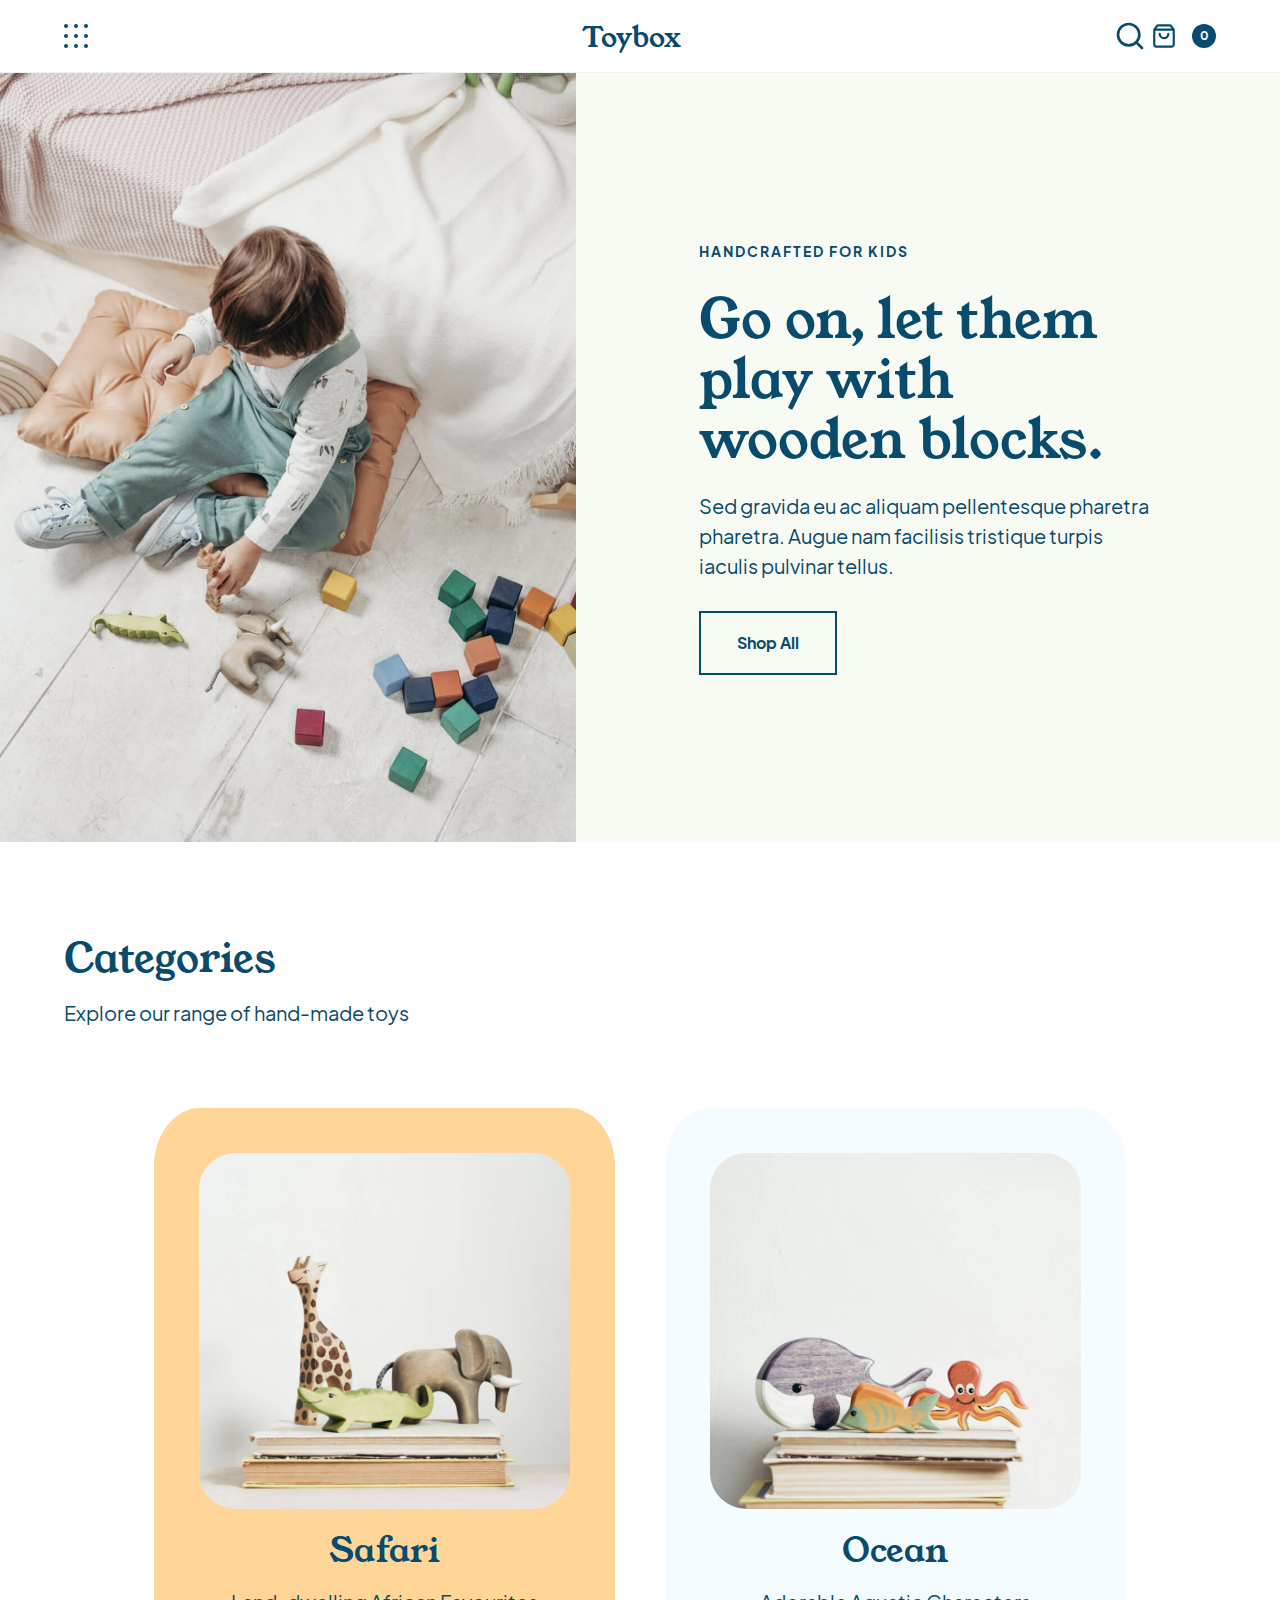
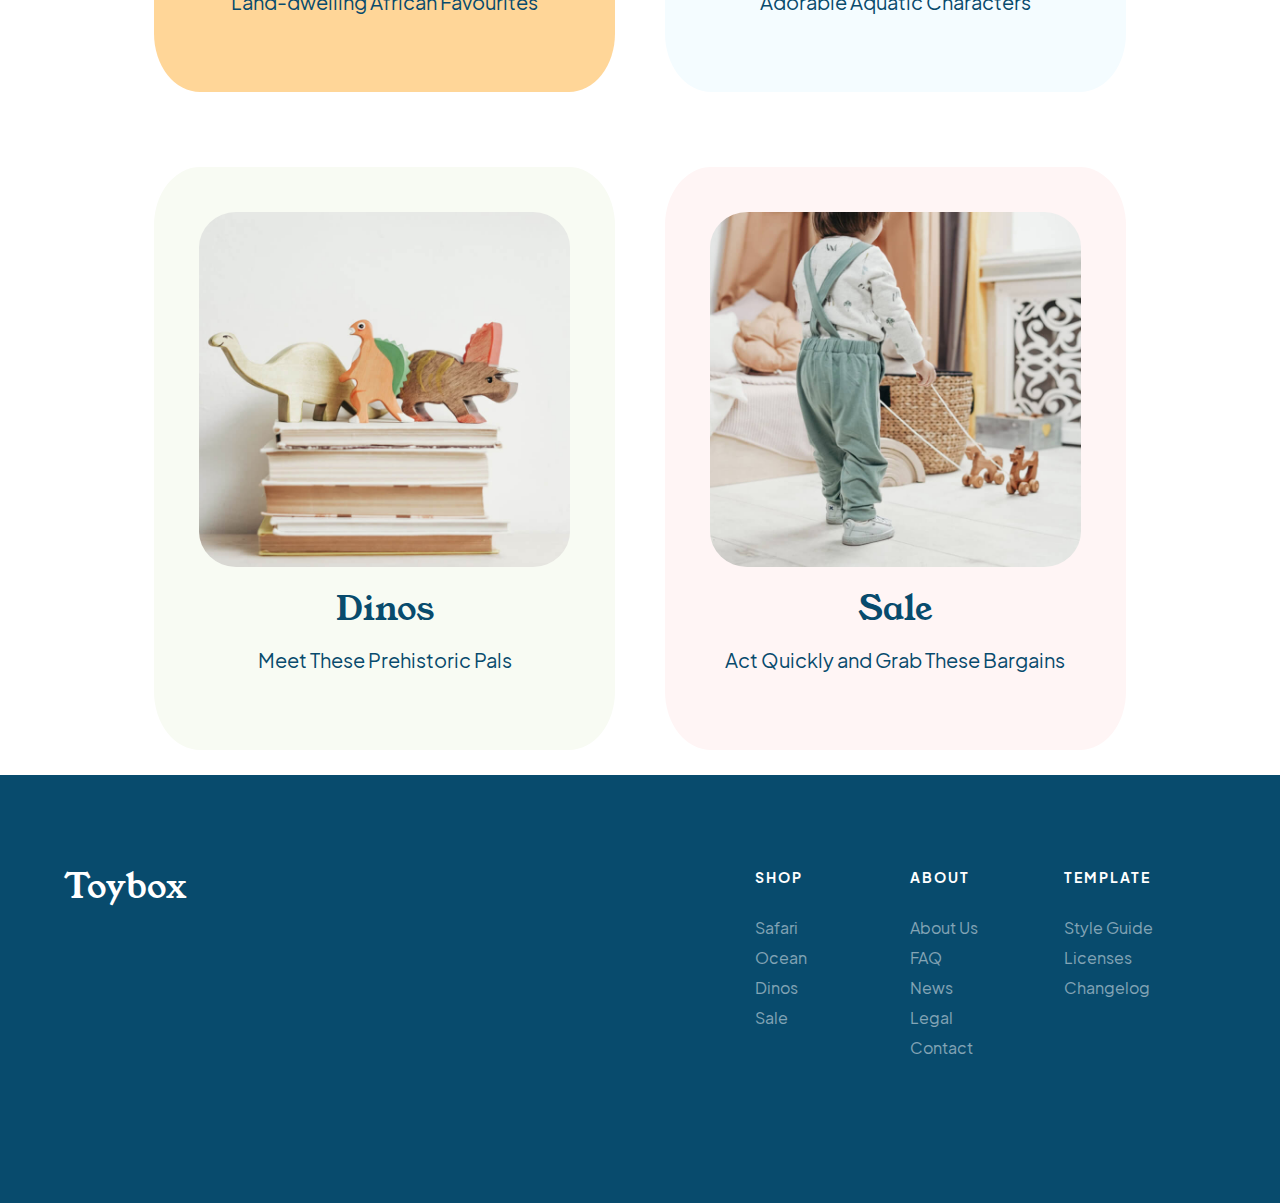
<file: index.html>
<!DOCTYPE html>
<html lang="en">

<head>
    <meta charset="UTF-8">
    <meta http-equiv="X-UA-Compatible" content="IE=edge">
    <meta name="viewport" content="width=device-width, initial-scale=1.0">
    <title>STARTER - Toybox Homepage</title>
    <link rel="stylesheet" href="./styles/styles.css">
</head>

<body>
    <a href="#mainContent" class="skip-link">Skip to main content.</a>
    <nav class="navBar">
        <div class="wrapper">

            <button class="menuIcon">
                <img src="./assets/menu-button.svg" alt="open slide-out navigation" class="menuIcon">
            </button>

            <!-- homepage will not be linked to avoid needless page refresh -->
            <a href="#" class="logo">
                <h1>Toybox</h1>
            </a>

            <div class="searchCart">
                <button class="menuIcon">
                    <img src="./assets/search.svg" alt="search icon" class="searchIcon">
                </button>

                <a href="#" class="bag">
                    <img src="./assets/shop-bag.svg" alt="shopping bag icon" class="bagIcon">
                </a>

                <div class="counter">
                    <p class="smallCopy">0</p>
                </div> <!-- .counter END -->
            </div> <!-- .searchCart END -->

        </div> <!-- .wrapper END -->
    </nav> <!-- .navBar END -->

    <header>
        <div class="headerImgContainer wrapper">
            <img src="./assets/header-image.jpg"
                alt="A child in overalls playing with colourful wooden blocks on the floor">
        </div>

        <div class="headerContent wrapper">
            <div class="contentContainer">
                <h5>Handcrafted for kids</h5>
                <h3>Go on, let them play with wooden blocks.</h3>
                <p>Sed gravida eu ac aliquam pellentesque pharetra pharetra. Augue nam facilisis tristique turpis
                    iaculis pulvinar tellus.</p>
                <a href="./shop.html" class="button">Shop All</a>
            </div>
        </div>
    </header>

    <main id="mainContent">
        <section class="categories" id="categories">
            <div class="wrapper">
                <h2>Categories</h2>
                <p>Explore our range of hand-made toys</p>
                <ul class="categoryGallery">
                    <li class="items itemOne">
                        <a href="">
                            <img src="./assets/safari-trio.jpg" alt="Hand-carved safari animal toys">
                            <h4>Safari</h4>
                            <p>Land-dwelling African Favourites</p>
                        </a>
                    </li>
                    <li class="items itemTwo">
                        <a href="">
                            <img src="./assets/ocean-trio.jpg" alt="A collection of ocean-themed animal toys">
                            <h4>Ocean</h4>
                            <p>Adorable Aquatic Characters</p>
                        </a>
                    </li>
                    <li class="items itemThree">
                        <a href="">
                            <img src="./assets/dino-trio.jpg" alt="Hand-carved dinosaur toys for kids">
                            <h4>Dinos</h4>
                            <p>Meet These Prehistoric Pals</p>
                        </a>
                    </li>
                    <li class="items itemFour">
                        <a href="">
                            <img src="./assets/sale.jpg" alt="A toddler pulling two wooden animals on wheels">
                            <h4>Sale</h4>
                            <p>Act Quickly and Grab These Bargains</p>
                        </a>
                    </li>
                </ul> <!-- .categoryGallery END-->
            </div> <!-- .wrapper END-->
        </section> <!-- .categories END-->
    </main>

    <footer id="footer">
        <div class="wrapper">
            <div class="footerFlexContainer">
                <a href="" class="logo">
                    <h4>Toybox</h4>
                </a>
                <div class="footerNav">
                    <nav>
                        <ul class="footerShop">
                            <li>
                                <!-- discuss with designer whether nav menu headings should be linked  -->
                                <h5>Shop</h5>
                            </li>
                            <li>
                                <a href="">Safari</a>
                            </li>
                            <li>
                                <a href="">Ocean</a>
                            </li>
                            <li>
                                <a href="">Dinos</a>
                            </li>
                            <li>
                                <a href="">Sale</a>
                            </li>
                        </ul>
                        <ul class="footerAbout">
                            <li>
                                <h5>About</h5>
                            </li>
                            <li>
                                <a href="">About Us</a>
                            </li>
                            <li>
                                <a href="">FAQ</a>
                            </li>
                            <li>
                                <a href="">News</a>
                            </li>
                            <li>
                                <a href="">Legal</a>
                            </li>
                            <li>
                                <a href="">Contact</a>
                            </li>
                        </ul>
                        <ul class="footerTemp">
                            <li>
                                <h5>Template</h5>
                            </li>
                            <li>
                                <a href="">Style Guide</a>
                            </li>
                            <li>
                                <a href="">Licenses</a>
                            </li>
                            <li>
                                <a href="">Changelog</a>
                            </li>
                        </ul>
                    </nav>
                </div>
            </div>
        </div>
    </footer>


</body>

</html>
</file>
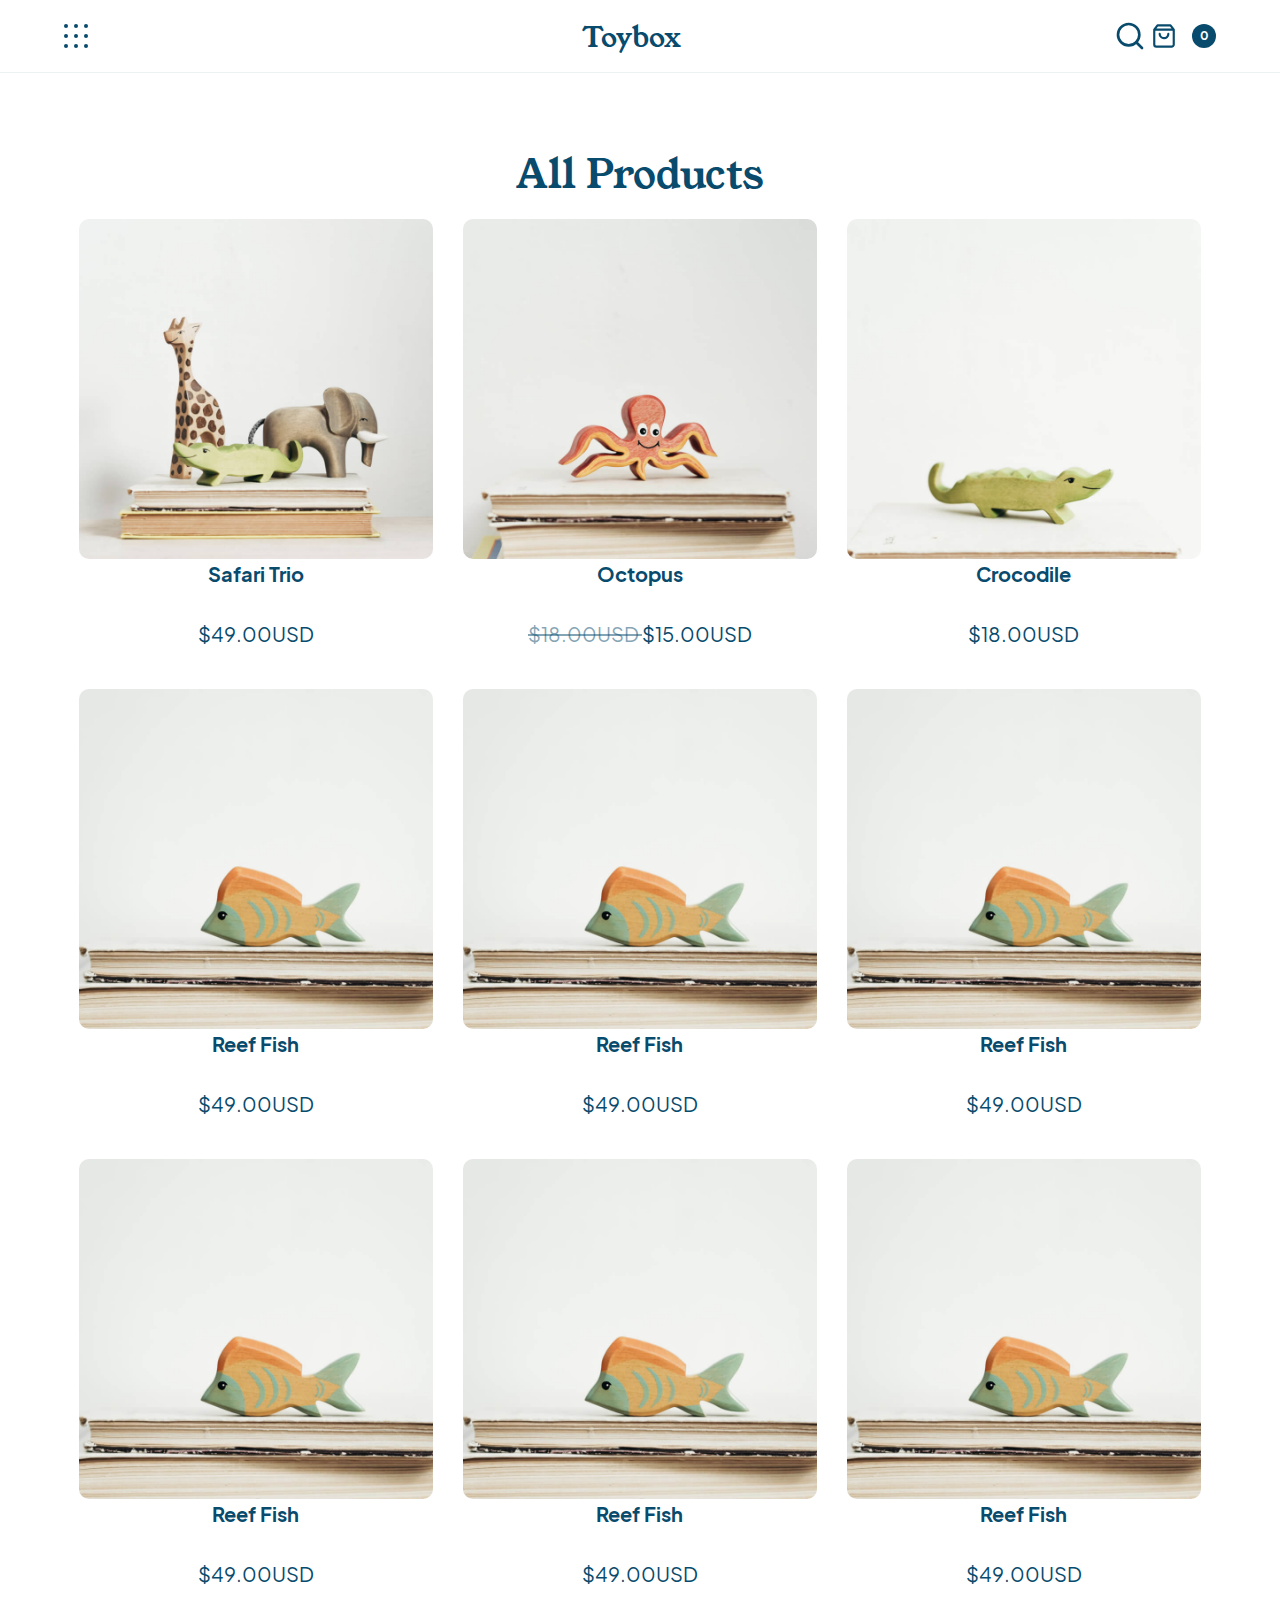
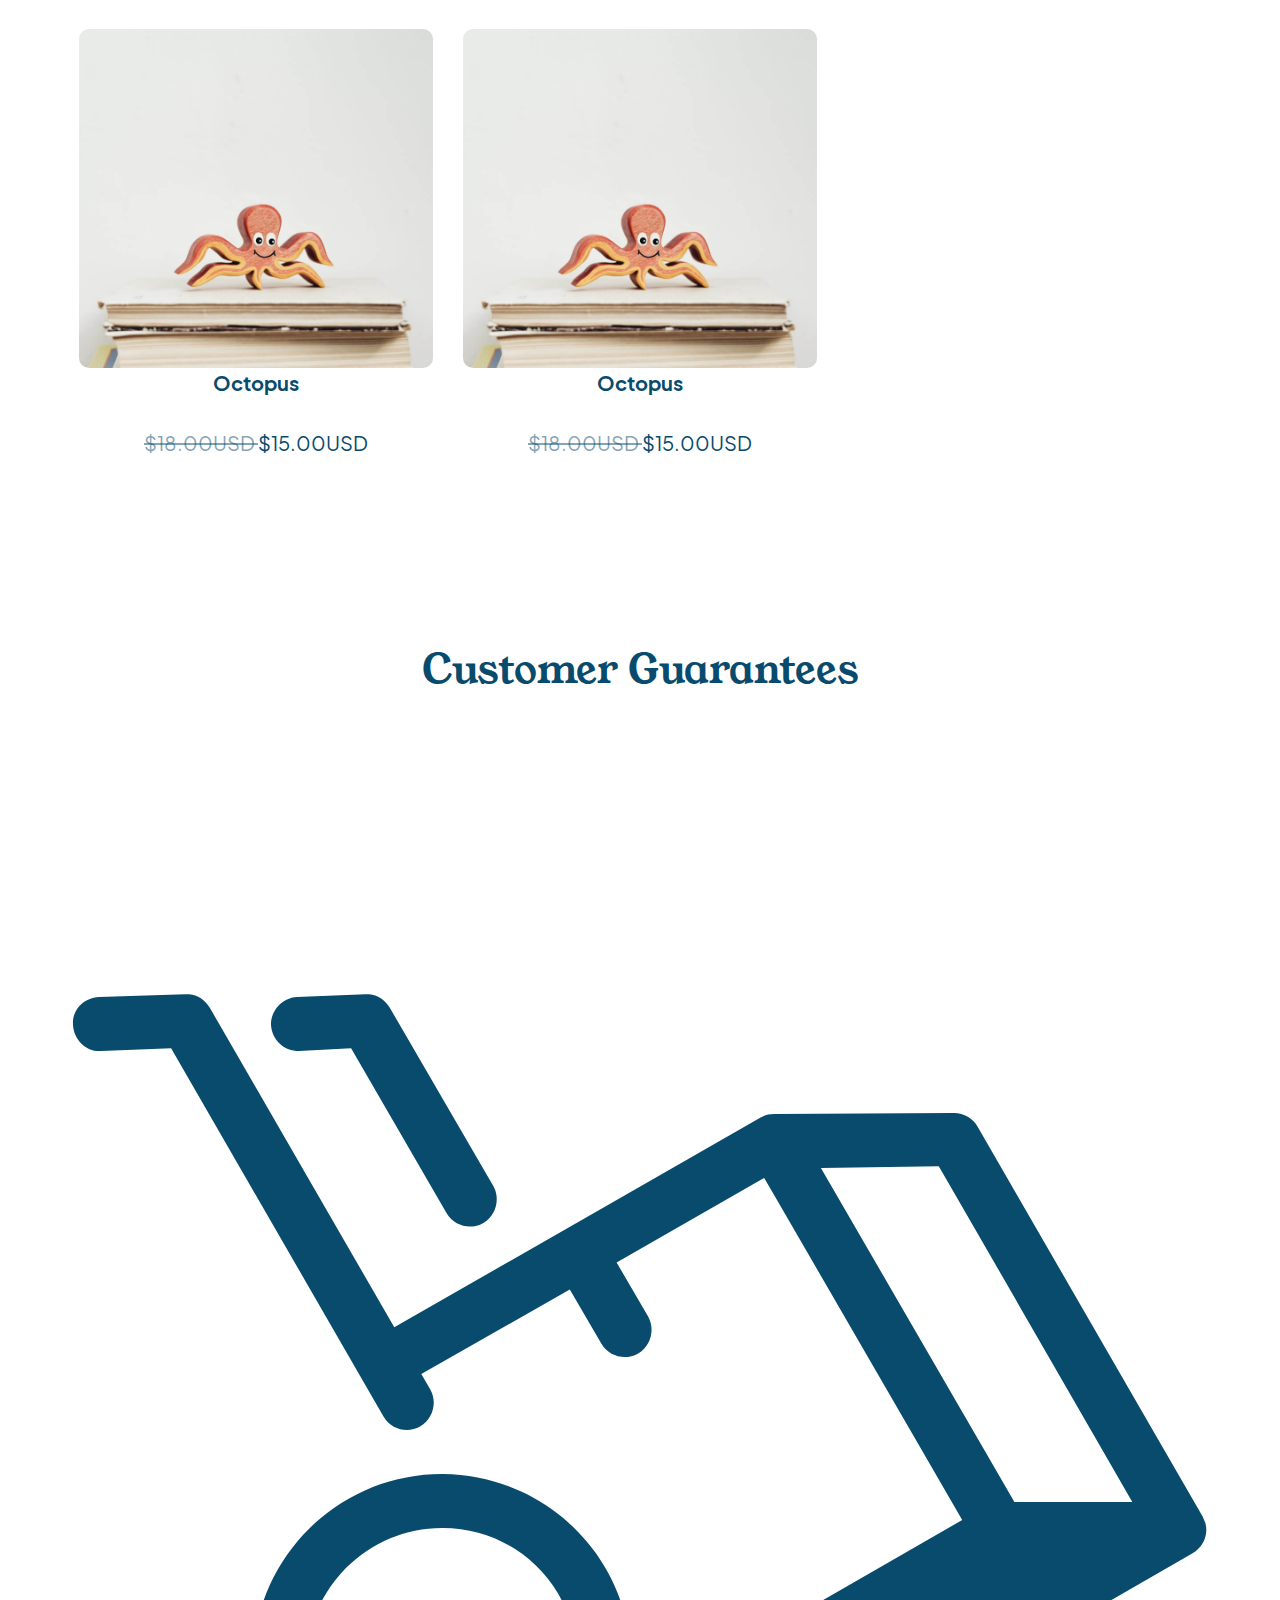
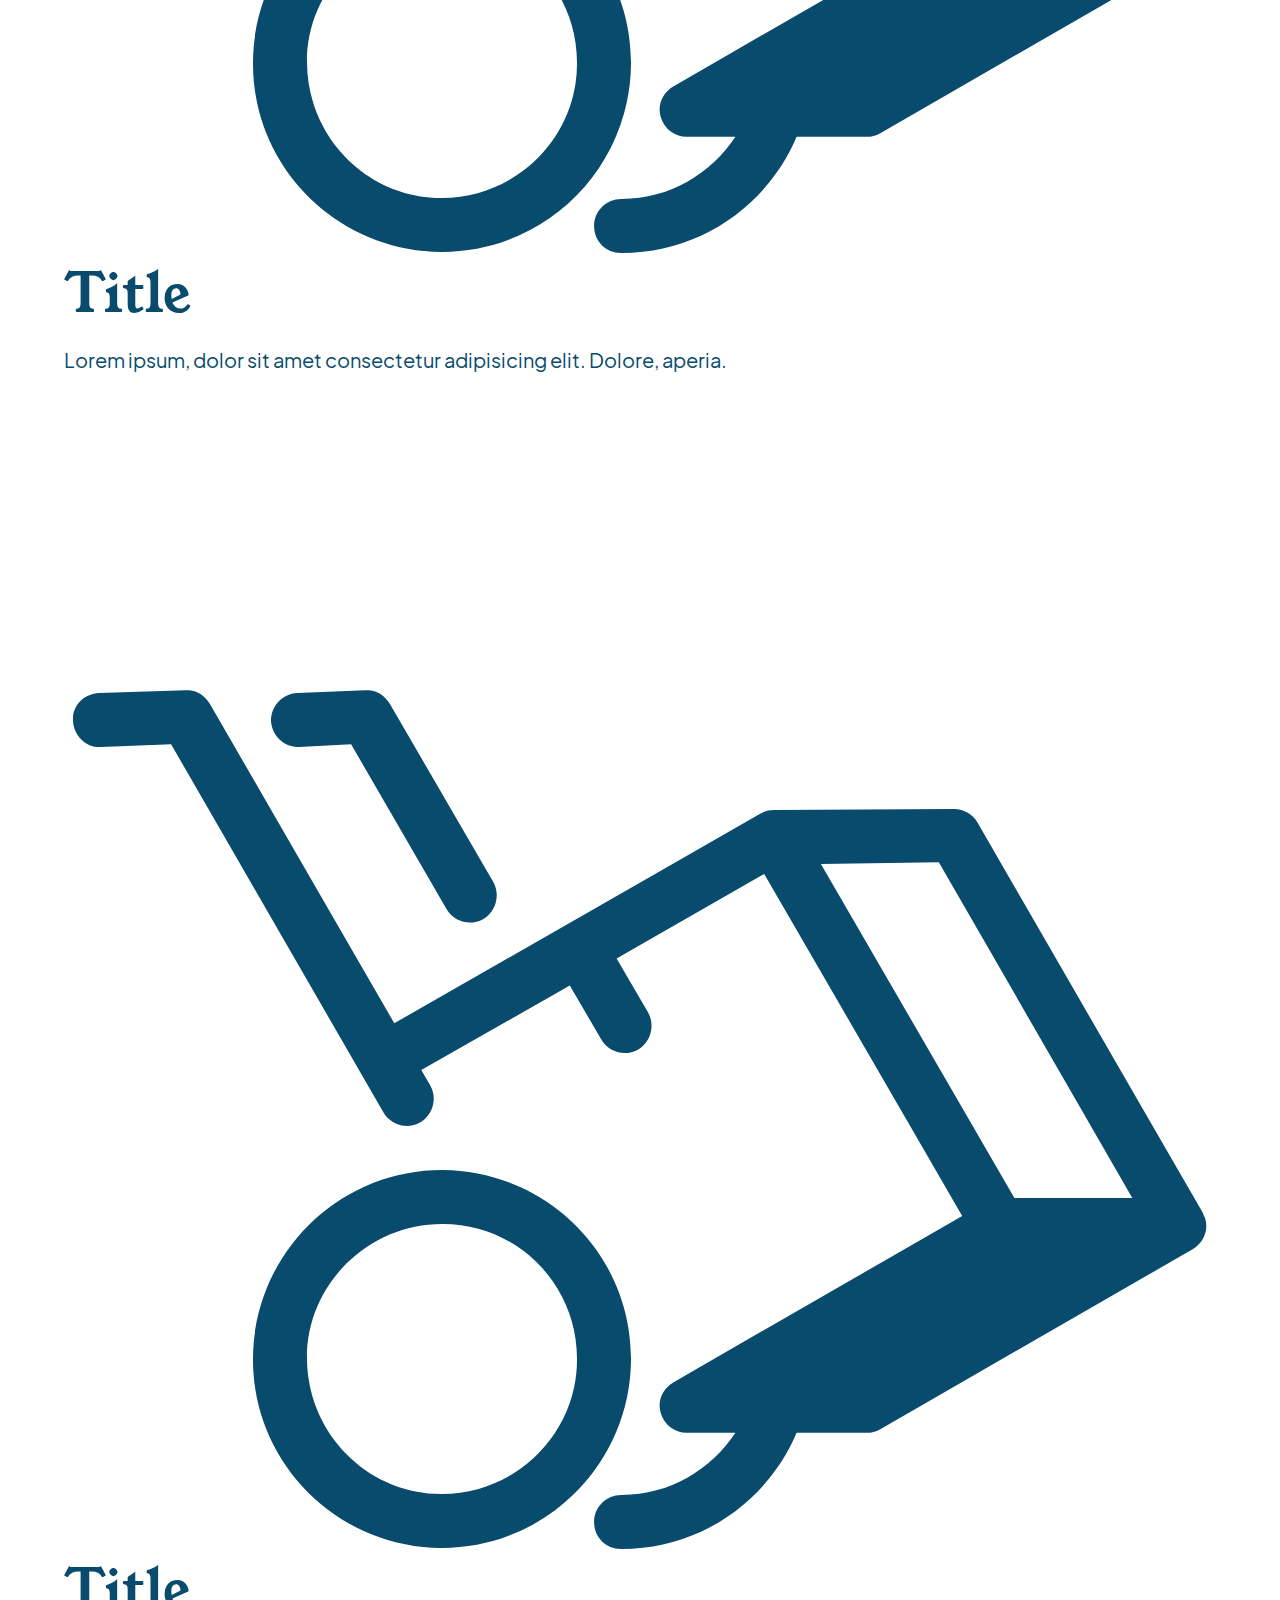
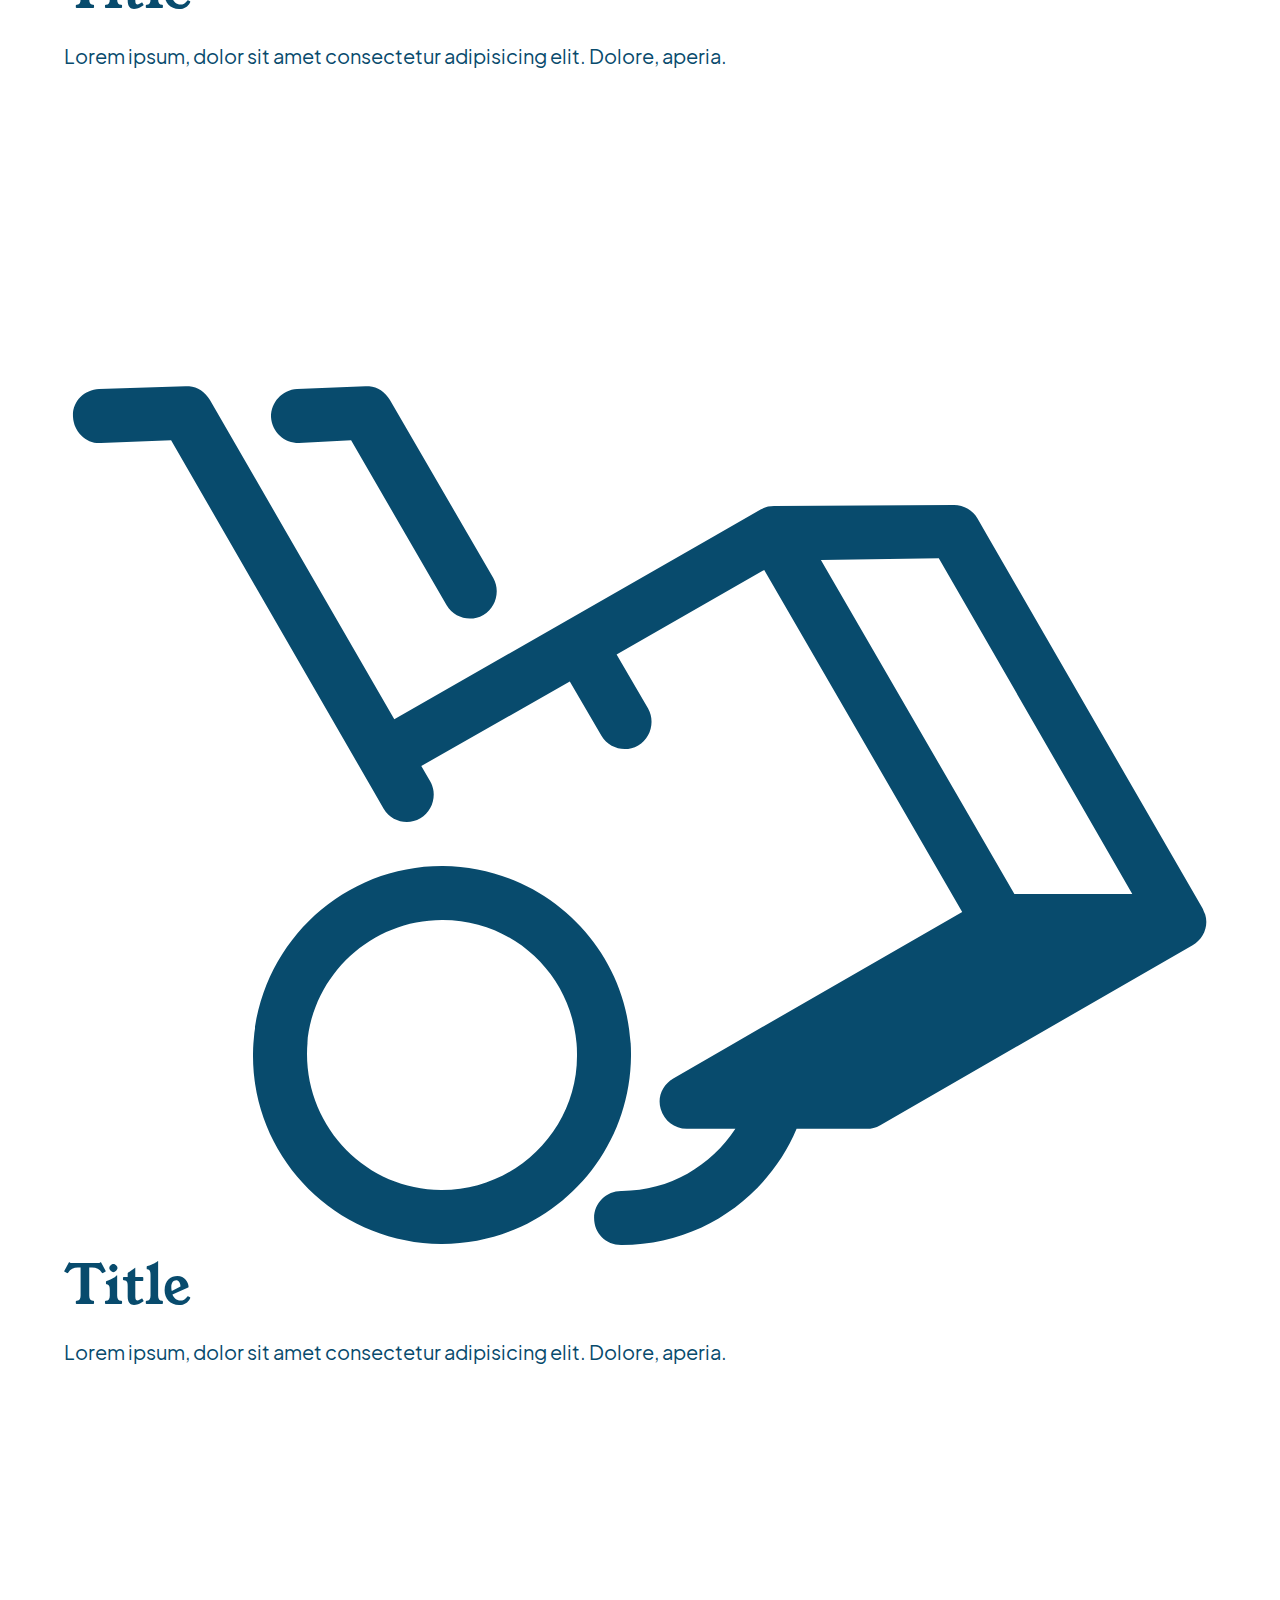
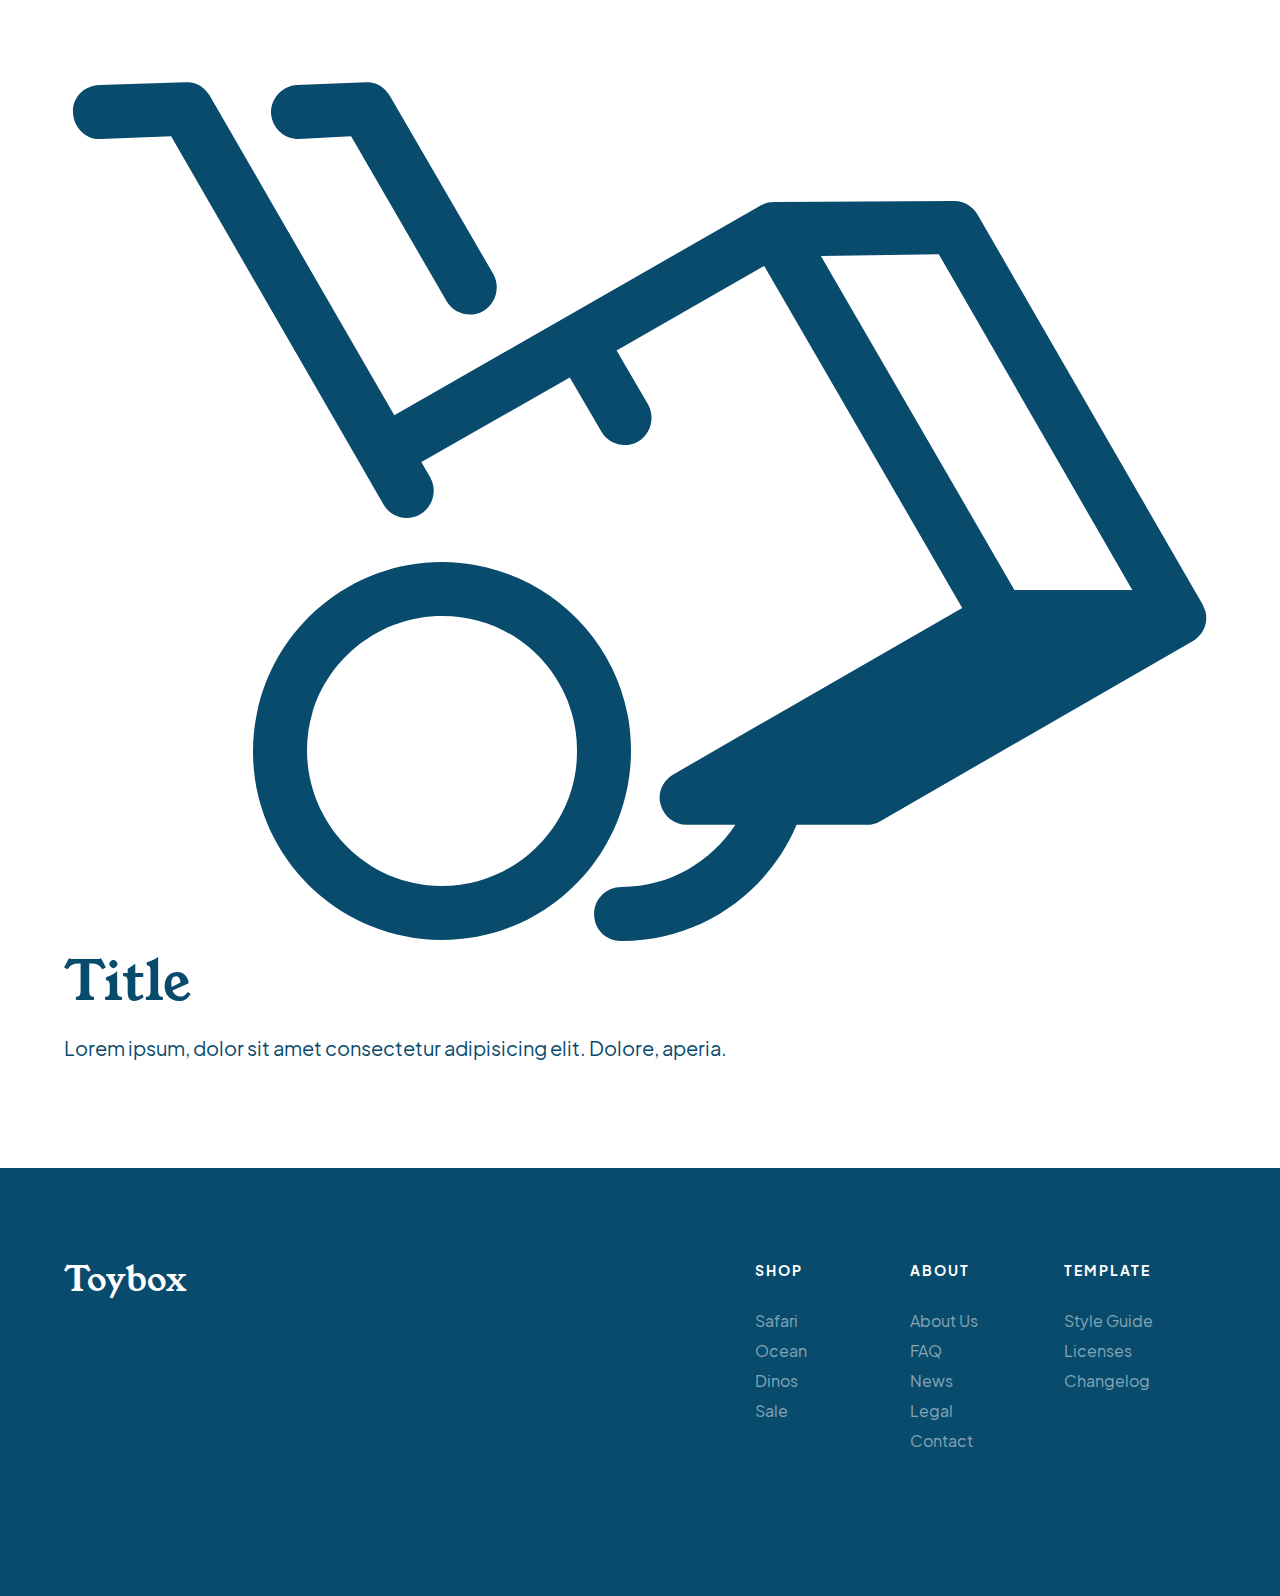
<file: shop.html>
<!DOCTYPE html>
<html lang="en">

<head>
    <meta charset="UTF-8">
    <meta http-equiv="X-UA-Compatible" content="IE=edge">
    <meta name="viewport" content="width=device-width, initial-scale=1.0">
    <title>Shop page - Toybox</title>
    <link rel="stylesheet" href="./styles/styles.css">
</head>

<body>
    <a href="#productsMainContent" class="skip-link">Skip to main content.</a>
    <nav class="navBar">
        <div class="wrapper">

            <button class="menuIcon">
                <img src="./assets/menu-button.svg" alt="open slide-out navigation" class="menuIcon">
            </button>

            <a href="./index.html" class="logo">
                <h1>Toybox <span class="sr-only">Shop page</span></h1>
            </a>

            <div class="searchCart">
                <button class="menuIcon">
                    <img src="./assets/search.svg" alt="search icon" class="searchIcon">
                </button>

                <a href="#" class="bag">
                    <img src="./assets/shop-bag.svg" alt="shopping bag icon" class="bagIcon">
                </a>

                <div class="counter">
                    <p class="smallCopy">0</p>
                </div> <!-- .counter END -->
            </div> <!-- .searchCart END -->

        </div> <!-- .wrapper END -->
    </nav> <!-- .navBar END -->

    <main id="productsMainContent" class="productsMainContent">
        <section class="allProducts">
            <div class="wrapper">
                <h2>All Products</h2>
                <ul class="products">
                    <li>
                        <a href="">
                            <img src="./assets/safari-trio.jpg" alt="Hand-carved safari animal toys">
                            <p class="popularProduct">Safari Trio</p>
                            <p class="price">$49.00USD</p>
                        </a>
                    </li>
                    <li>
                        <a href="">
                            <img src="./assets/octopus.jpg" alt="Wooden toy octopus">
                            <p class="popularProduct">Octopus</p>
                            <p class="price discountedPrice">$18.00USD <span>$15.00USD</span></p>
                        </a>
                    </li>
                    <li>
                        <a href="">
                            <img src="./assets/crocodile.jpg" alt="Wooden toy crocodile">
                            <p class="popularProduct">Crocodile</p>
                            <p class="price">$18.00USD</p>
                        </a>
                    </li>
                    <li>
                        <a href="">
                            <img src="./assets/reef-fish.jpg" alt="Hand-carved reef fish toy">
                            <p class="popularProduct">Reef Fish</p>
                            <p class="price">$49.00USD</p>
                        </a>
                    </li>
                    <li>
                        <a href="">
                            <img src="./assets/reef-fish.jpg" alt="Hand-carved reef fish toy">
                            <p class="popularProduct">Reef Fish</p>
                            <p class="price">$49.00USD</p>
                        </a>
                    </li>
                    <li>
                        <a href="">
                            <img src="./assets/reef-fish.jpg" alt="Hand-carved reef fish toy">
                            <p class="popularProduct">Reef Fish</p>
                            <p class="price">$49.00USD</p>
                        </a>
                    </li>
                    <li>
                        <a href="">
                            <img src="./assets/reef-fish.jpg" alt="Hand-carved reef fish toy">
                            <p class="popularProduct">Reef Fish</p>
                            <p class="price">$49.00USD</p>
                        </a>
                    </li>
                    <li>
                        <a href="">
                            <img src="./assets/reef-fish.jpg" alt="Hand-carved reef fish toy">
                            <p class="popularProduct">Reef Fish</p>
                            <p class="price">$49.00USD</p>
                        </a>
                    </li>
                    <li>
                        <a href="">
                            <img src="./assets/reef-fish.jpg" alt="Hand-carved reef fish toy">
                            <p class="popularProduct">Reef Fish</p>
                            <p class="price">$49.00USD</p>
                        </a>
                    </li>
                    <li>
                        <a href="">
                            <img src="./assets/octopus.jpg" alt="Wooden toy octopus">
                            <p class="popularProduct">Octopus</p>
                            <p class="price discountedPrice">$18.00USD <span>$15.00USD</span></p>
                        </a>
                    </li>
                    <li>
                        <a href="">
                            <img src="./assets/octopus.jpg" alt="Wooden toy octopus">
                            <p class="popularProduct">Octopus</p>
                            <p class="price discountedPrice">$18.00USD <span>$15.00USD</span></p>
                        </a>
                    </li>
                </ul>
            </div>
        </section>

        <section class="guarantees">
            <div class="wrapper">
                <h2>Customer Guarantees</h2>
                <ul>
                    <li>
                        <img src="./assets/dolly.svg" alt="">
                        <h3>Title</h3>
                        <p>Lorem ipsum, dolor sit amet consectetur adipisicing elit. Dolore, aperia.</p>
                    </li>
                    <li>
                        <img src="./assets/dolly.svg" alt="">
                        <h3>Title</h3>
                        <p>Lorem ipsum, dolor sit amet consectetur adipisicing elit. Dolore, aperia.</p>
                    </li>
                    <li>
                        <img src="./assets/dolly.svg" alt="">
                        <h3>Title</h3>
                        <p>Lorem ipsum, dolor sit amet consectetur adipisicing elit. Dolore, aperia.</p>
                    </li>
                    <li>
                        <img src="./assets/dolly.svg" alt="">
                        <h3>Title</h3>
                        <p>Lorem ipsum, dolor sit amet consectetur adipisicing elit. Dolore, aperia.</p>
                    </li>
                </ul>
            </div>
        </section>


    </main>


    <footer id="footer">
        <div class="wrapper">
            <div class="footerFlexContainer">
                <a href="./index.html" class="logo">
                    <h4>Toybox</h4>
                </a>
                <div class="footerNav">
                    <nav>
                        <ul class="footerShop">
                            <li>
                                <h5>Shop</h5>
                            </li>
                            <li>
                                <a href="">Safari</a>
                            </li>
                            <li>
                                <a href="">Ocean</a>
                            </li>
                            <li>
                                <a href="">Dinos</a>
                            </li>
                            <li>
                                <a href="">Sale</a>
                            </li>
                        </ul>
                        <ul class="footerAbout">
                            <li>
                                <h5>About</h5>
                            </li>
                            <li>
                                <a href="">About Us</a>
                            </li>
                            <li>
                                <a href="">FAQ</a>
                            </li>
                            <li>
                                <a href="">News</a>
                            </li>
                            <li>
                                <a href="">Legal</a>
                            </li>
                            <li>
                                <a href="">Contact</a>
                            </li>
                        </ul>
                        <ul class="footerTemp">
                            <li>
                                <h5>Template</h5>
                            </li>
                            <li>
                                <a href="">Style Guide</a>
                            </li>
                            <li>
                                <a href="">Licenses</a>
                            </li>
                            <li>
                                <a href="">Changelog</a>
                            </li>
                        </ul>
                    </nav>
                </div> <!-- .footerNav END -->
            </div> <!-- .footerFlexContainer END-->
        </div> <!-- .wrapper END-->
    </footer>


</body>

</html>
</file>
<file: styles/styles.css>
/* site fonts */
/* if we set our root element font-size to 125%, then 1 rem = 20px */
/* site colours */
html {
  line-height: 1.15;
  -ms-text-size-adjust: 100%;
  -webkit-text-size-adjust: 100%;
}

body {
  margin: 0;
}

article,
aside,
footer,
header,
nav,
section {
  display: block;
}

h1 {
  font-size: 2em;
  margin: 0.67em 0;
}

figcaption,
figure,
main {
  display: block;
}

figure {
  margin: 1em 40px;
}

hr {
  -webkit-box-sizing: content-box;
          box-sizing: content-box;
  height: 0;
  overflow: visible;
}

pre {
  font-family: monospace, monospace;
  font-size: 1em;
}

a {
  background-color: transparent;
  -webkit-text-decoration-skip: objects;
}

abbr[title] {
  border-bottom: none;
  text-decoration: underline;
  -webkit-text-decoration: underline dotted;
          text-decoration: underline dotted;
}

b,
strong {
  font-weight: inherit;
}

b,
strong {
  font-weight: bolder;
}

code,
kbd,
samp {
  font-family: monospace, monospace;
  font-size: 1em;
}

dfn {
  font-style: italic;
}

mark {
  background-color: #ff0;
  color: #000;
}

small {
  font-size: 80%;
}

sub,
sup {
  font-size: 75%;
  line-height: 0;
  position: relative;
  vertical-align: baseline;
}

sub {
  bottom: -0.25em;
}

sup {
  top: -0.5em;
}

audio,
video {
  display: inline-block;
}

audio:not([controls]) {
  display: none;
  height: 0;
}

img {
  border-style: none;
}

svg:not(:root) {
  overflow: hidden;
}

button,
input,
optgroup,
select,
textarea {
  font-family: sans-serif;
  font-size: 100%;
  line-height: 1.15;
  margin: 0;
}

button,
input {
  overflow: visible;
}

button,
select {
  text-transform: none;
}

button,
html [type=button],
[type=reset],
[type=submit] {
  -webkit-appearance: button;
}

button::-moz-focus-inner,
[type=button]::-moz-focus-inner,
[type=reset]::-moz-focus-inner,
[type=submit]::-moz-focus-inner {
  border-style: none;
  padding: 0;
}

button:-moz-focusring,
[type=button]:-moz-focusring,
[type=reset]:-moz-focusring,
[type=submit]:-moz-focusring {
  outline: 1px dotted ButtonText;
}

fieldset {
  padding: 0.35em 0.75em 0.625em;
}

legend {
  -webkit-box-sizing: border-box;
          box-sizing: border-box;
  color: inherit;
  display: table;
  max-width: 100%;
  padding: 0;
  white-space: normal;
}

progress {
  display: inline-block;
  vertical-align: baseline;
}

textarea {
  overflow: auto;
}

[type=checkbox],
[type=radio] {
  -webkit-box-sizing: border-box;
          box-sizing: border-box;
  padding: 0;
}

[type=number]::-webkit-inner-spin-button,
[type=number]::-webkit-outer-spin-button {
  height: auto;
}

[type=search] {
  -webkit-appearance: textfield;
  outline-offset: -2px;
}

[type=search]::-webkit-search-cancel-button,
[type=search]::-webkit-search-decoration {
  -webkit-appearance: none;
}

::-webkit-file-upload-button {
  -webkit-appearance: button;
  font: inherit;
}

details,
menu {
  display: block;
}

summary {
  display: list-item;
}

canvas {
  display: inline-block;
}

template {
  display: none;
}

[hidden] {
  display: none;
}

* {
  -webkit-box-sizing: border-box;
  box-sizing: border-box;
}

.sr-only {
  position: absolute;
  width: 1px;
  height: 1px;
  margin: -1px;
  border: 0;
  padding: 0;
  white-space: nowrap;
  -webkit-clip-path: inset(100%);
          clip-path: inset(100%);
  clip: rect(0 0 0 0);
  overflow: hidden;
}

.skip-link {
  position: absolute;
  left: -1000px;
  top: 5px;
  z-index: 999;
  background: white;
  color: black;
}

.skip-link:focus {
  left: 0;
}

/* _typography.scss */
/* import Jakarta Sans font */
@font-face {
  font-family: "Jakarta Sans";
  src: url("../fonts/PlusJakarta_Sans-2.5/webfonts/PlusJakartaSans-Regular.woff"), url("../fonts/PlusJakarta_Sans-2.5/static/PlusJakartaSans-Regular.ttf"), url("../fonts/PlusJakarta_Sans-2.5/webfonts/PlusJakartaSans-Regular.woff2");
  font-weight: normal;
}
/* import Jakarta Sans font in bold */
@font-face {
  font-family: "Jakarta Sans";
  src: url("../fonts/PlusJakarta_Sans-2.5/webfonts/PlusJakartaSans-Bold.woff"), url(../fonts/PlusJakarta_Sans-2.5/webfonts/PlusJakartaSans-Bold.woff2), url(../fonts/PlusJakarta_Sans-2.5/static/PlusJakartaSans-Bold.ttf);
  font-weight: bold;
}
/* import Young Serif font */
@font-face {
  font-family: "Young Serif";
  src: url("../fonts/youngserif/YoungSerif-Regular.otf");
}
html {
  font-size: 125%;
}

body {
  font-family: "Jakarta Sans";
  font-size: 1rem;
  color: #084b6d;
}

h1,
h2,
h3,
h4,
blockquote {
  font-family: "Young Serif";
  font-weight: normal;
  color: #084b6d;
  margin: 0;
}

h1 {
  font-size: 1.4rem;
}

h2 {
  font-size: 2rem;
  line-height: 2.4rem;
  margin-bottom: 18px;
}

h3 {
  font-size: 2.7rem;
  line-height: 3rem;
  margin-bottom: 24px;
}

h4 {
  font-size: 1.7rem;
  line-height: 2rem;
  margin-bottom: 18px;
}

h5 {
  font-size: 0.7rem;
  font-weight: bold;
  line-height: 1.2rem;
  letter-spacing: 0.1rem;
  text-transform: uppercase;
  margin: 0 0 24px 0;
}

p {
  line-height: 1.5rem;
  margin: 0 0 30px 0;
}
p.smallCopy {
  font-size: 0.6rem;
  line-height: 1.2rem;
  font-weight: bold;
  margin: 0;
}

ul,
li,
a,
input {
  padding: 0;
  margin: 0;
}

ul {
  list-style: none;
}

a {
  text-decoration: none;
  color: inherit;
  cursor: pointer;
  -webkit-transition: 0.3s;
  transition: 0.3s;
}

/* _baseStyles.scss */
.wrapper {
  max-width: 1260px;
  width: 90%;
  margin: 0 auto;
}

/* _baseStyles.scss */
button {
  color: #084b6d;
  background-color: transparent;
  padding: 18px 36px;
  border: 2px solid #084b6d;
  font-size: 0.8rem;
  font-weight: bold;
  line-height: 1.2rem;
  text-align: center;
  cursor: pointer;
  -webkit-transition: 0.3s;
  transition: 0.3s;
  /* style the button in the main nav menu to look just like an icon */
}
button:hover {
  background-color: #084b6d;
  color: #fff;
}
button:focus {
  background-color: #084b6d;
  color: #fff;
}
button.secondary {
  background-color: transparent;
  border-color: #fff;
  color: #fff;
  padding: 8px 12px;
}
button.secondary:hover {
  background-color: #fff;
  color: #084b6d;
}
button.secondary:focus {
  background-color: #fff;
  color: #084b6d;
}
button.solid {
  color: #fff;
  background-color: #084b6d;
}
button.solid:hover {
  color: #084b6d;
  background-color: #fff;
}
button.menuIcon {
  display: inherit;
  padding: 0;
  border: none;
}
button.menuIcon:hover {
  background-color: transparent;
}
button.menuIcon:focus {
  background-color: transparent;
}

a {
  display: inline-block;
}
a.button {
  color: #084b6d;
  background-color: transparent;
  padding: 18px 36px;
  border: 2px solid #084b6d;
  font-size: 0.8rem;
  font-weight: bold;
  line-height: 1.2rem;
  text-align: center;
  -webkit-transition: 0.3s;
  transition: 0.3s;
}
a.button:hover {
  background-color: #084b6d;
  color: #fff;
}
a.button:focus {
  background-color: #084b6d;
  color: #fff;
}

img {
  width: 100%;
  display: block;
}

/* _nav.scss */
.navBar {
  position: sticky;
  top: 0;
  z-index: 10;
  border-bottom: 1px solid rgba(8, 75, 109, 0.08);
  background-color: #fff;
}
.navBar .wrapper {
  display: -webkit-box;
  display: -ms-flexbox;
  display: flex;
  -webkit-box-pack: justify;
      -ms-flex-pack: justify;
          justify-content: space-between;
  padding: 20px 0;
}
.navBar .searchCart {
  display: -webkit-box;
  display: -ms-flexbox;
  display: flex;
}
.navBar .searchCart .searchIcon,
.navBar .searchCart .bag {
  margin-right: 15px;
}
.navBar a {
  display: -webkit-box;
  display: -ms-flexbox;
  display: flex;
}
.navBar .logo {
  margin-left: 60px;
}
.navBar .counter {
  display: -webkit-box;
  display: -ms-flexbox;
  display: flex;
  -webkit-box-align: center;
      -ms-flex-align: center;
          align-items: center;
}
.navBar .counter p {
  width: 24px;
  height: 24px;
  background-color: #084b6d;
  color: #fff;
  text-align: center;
  border-radius: 50%;
}

/* _header.scss */
header {
  background-color: #f8fbf3;
  margin-bottom: 90px;
  display: -webkit-box;
  display: -ms-flexbox;
  display: flex;
  -webkit-box-align: center;
      -ms-flex-align: center;
          align-items: center;
  -ms-flex-wrap: wrap;
      flex-wrap: wrap;
}
header .headerImgContainer {
  width: 45%;
}
header .headerImgContainer img {
  max-width: 100%;
  display: block;
}
header .headerContent {
  width: 55%;
  color: #084b6d;
}
header .headerContent .contentContainer {
  margin: 0 auto;
  width: 65%;
}

.categoryGallery {
  display: -webkit-box;
  display: -ms-flexbox;
  display: flex;
  -webkit-box-pack: center;
      -ms-flex-pack: center;
          justify-content: center;
  -ms-flex-wrap: wrap;
      flex-wrap: wrap;
  text-align: center;
  width: 100%;
}
.categoryGallery .items {
  padding: 45px;
  margin: 50px 25px 25px;
  border-radius: 10%;
  width: 40%;
  display: -webkit-box;
  display: -ms-flexbox;
  display: flex;
  -webkit-box-orient: vertical;
  -webkit-box-direction: normal;
      -ms-flex-direction: column;
          flex-direction: column;
  -webkit-box-align: center;
      -ms-flex-align: center;
          align-items: center;
}
.categoryGallery .items img {
  width: 100%;
  border-radius: 10%;
  margin: 0 auto 20px auto;
}
.categoryGallery .itemOne {
  background-color: #ffd698;
}
.categoryGallery .itemTwo {
  background-color: #f4fcff;
}
.categoryGallery .itemThree {
  background-color: #f8fbf3;
}
.categoryGallery .itemFour {
  background-color: #fff5f5;
}

.productsMainContent section {
  padding: 75px 0;
}
.productsMainContent h2 {
  text-align: center;
}
.productsMainContent .products {
  display: -webkit-box;
  display: -ms-flexbox;
  display: flex;
  -ms-flex-wrap: wrap;
      flex-wrap: wrap;
}
.productsMainContent .products li {
  -ms-flex-preferred-size: calc(33.3333333333% - 30px);
      flex-basis: calc(33.3333333333% - 30px);
  margin: 5px 15px;
  text-align: center;
}
.productsMainContent .products img {
  border-radius: 10px;
}
.productsMainContent .popularProduct {
  font-weight: bold;
}
.productsMainContent .discountedPrice {
  text-decoration: line-through;
  color: rgba(8, 75, 109, 0.5);
}
.productsMainContent .discountedPrice span {
  display: inline-block;
  text-decoration: none;
  color: #084b6d;
}

footer {
  background-color: #084b6d;
  color: #fff;
  padding: 90px 0 50px 0;
}
footer .footerFlexContainer {
  display: -webkit-box;
  display: -ms-flexbox;
  display: flex;
  -webkit-box-pack: justify;
      -ms-flex-pack: justify;
          justify-content: space-between;
  margin-bottom: 90px;
}
footer .footerFlexContainer h4 {
  color: #fff;
}
footer .footerNav {
  width: 40%;
}
footer .footerNav nav {
  display: -webkit-box;
  display: -ms-flexbox;
  display: flex;
  -webkit-box-pack: justify;
      -ms-flex-pack: justify;
          justify-content: space-between;
}
footer .footerNav nav ul {
  width: 33%;
}
footer .footerNav nav a {
  color: rgba(255, 255, 255, 0.5);
  font-size: 0.8rem;
  line-height: 1.5rem;
}
footer .footerNav nav a:hover {
  color: white;
}
footer .footerNav nav a:focus {
  color: white;
}

@media (max-width: 550px) {
  .navBar .wrapper {
    -webkit-box-orient: vertical;
    -webkit-box-direction: normal;
        -ms-flex-direction: column;
            flex-direction: column;
  }

  .navBar .logo {
    margin-left: 0;
  }

  .logo,
.searchCart {
    -ms-flex-item-align: center;
        align-self: center;
    margin-top: 0.5rem;
    margin-bottom: 0.5rem;
  }

  header {
    -webkit-box-orient: vertical;
    -webkit-box-direction: normal;
        -ms-flex-direction: column;
            flex-direction: column;
  }
}
</file>
